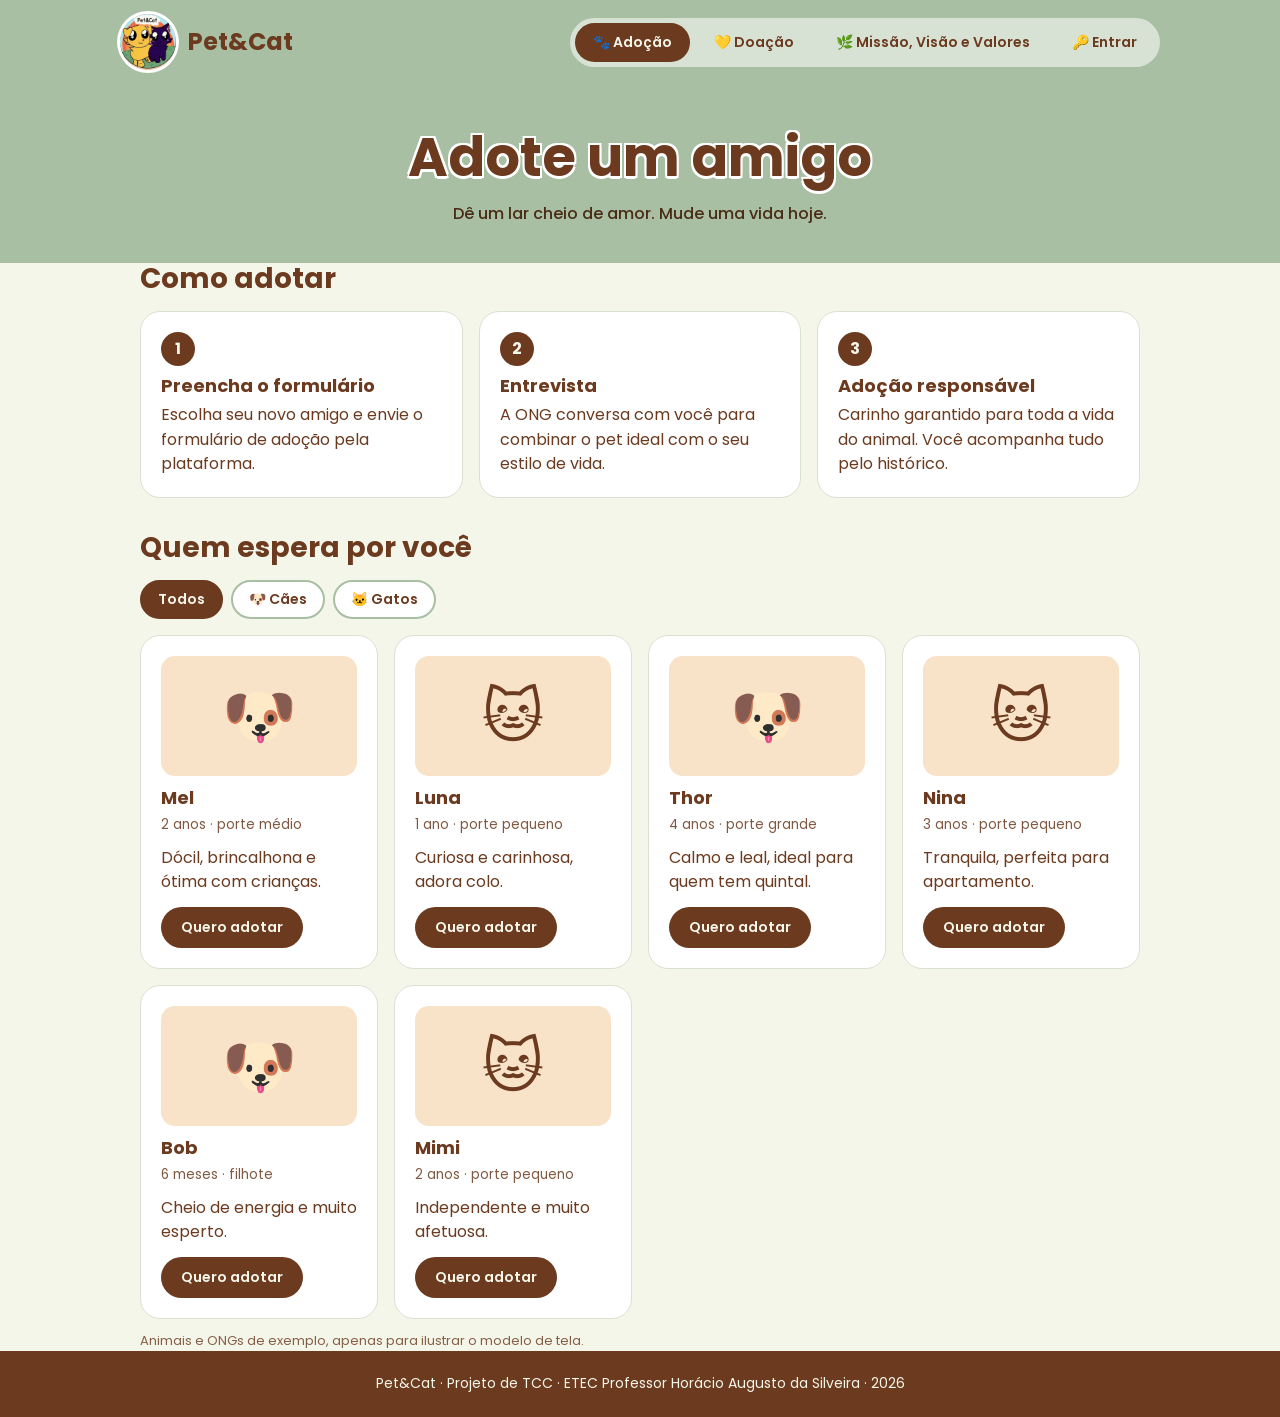
<file: index.html>
<!doctype html>
<html lang="pt-BR">

<head>
    <meta charset="utf-8">
    <meta name="viewport" content="width=device-width, initial-scale=1, viewport-fit=cover">
    <title>Pet&amp;Cat — modelo de site</title>
    <link rel="stylesheet" href="https://fonts.googleapis.com/css2?family=Poppins:wght@400;500;600;700&display=swap">
    <link rel="stylesheet" href="css/site.css">
</head>

<body>
    <header>
        <div class="wrap top">
            <div class="brand"><img src="assets/logo.webp" alt="Logo Pet&amp;Cat"><span>Pet&amp;Cat</span></div>
            <nav role="tablist" aria-label="Seções do site">
                <button role="tab" data-t="adocao" aria-selected="true">🐾 Adoção</button>
                <button role="tab" data-t="doacao" aria-selected="false">💛 Doação</button>
                <button role="tab" data-t="missao" aria-selected="false">🌿 Missão, Visão e Valores</button>
                <button role="tab" data-t="entrar" aria-selected="false">🔑 Entrar</button>
            </nav>
        </div>
    </header>

    <section id="adocao">
        <div class="hero a">
            <div class="wrap">
                <h1>Adote um amigo</h1>
                <p>Dê um lar cheio de amor. Mude uma vida hoje.</p>
            </div>
        </div>
        <main class="wrap">
            <h2 style="margin-top:0">Como adotar</h2>
            <div class="grid">
                <div class="card">
                    <div class="num">1</div>
                    <h3>Preencha o formulário</h3>Escolha seu novo amigo e envie o formulário de adoção pela plataforma.
                </div>
                <div class="card">
                    <div class="num">2</div>
                    <h3>Entrevista</h3>A ONG conversa com você para combinar o pet ideal com o seu estilo de vida.
                </div>
                <div class="card">
                    <div class="num">3</div>
                    <h3>Adoção responsável</h3>Carinho garantido para toda a vida do animal. Você acompanha tudo pelo
                    histórico.
                </div>
            </div>
            <h2>Quem espera por você</h2>
            <div class="chips" role="group" aria-label="Filtrar animais">
                <button class="chip" data-f="todos" aria-pressed="true">Todos</button><button class="chip" data-f="cão"
                    aria-pressed="false">🐶 Cães</button><button class="chip" data-f="gato" aria-pressed="false">🐱
                    Gatos</button>
            </div>
            <div class="grid" id="pets"></div>
            <p class="note">Animais e ONGs de exemplo, apenas para ilustrar o modelo de tela.</p>
        </main>
    </section>

    <section id="doacao" hidden>
        <div class="hero d">
            <div class="wrap">
                <h1>Como doar e quero ajudar</h1>
                <p>Cada gesto salva uma vidinha. Doe alimentos e suprimentos para as ONGs parceiras.</p>
            </div>
        </div>
        <main class="wrap">
            <div class="grid">
                <div class="card">
                    <div class="ic">📦</div>
                    <h3>Como doar</h3>Ração, cobertores e brinquedos entregues às ONGs parceiras.
                </div>
                <div class="card">
                    <div class="ic">🙋</div>
                    <h3>Quero ajudar</h3>Seja voluntário em feiras de adoção e eventos das ONGs.
                </div>
                <div class="card">
                    <div class="ic">💚</div>
                    <h3>Ajuda financeira</h3>Contribua por PIX e acompanhe o destino de cada doação.
                </div>
            </div>
            <h2>Campanhas abertas</h2>
            <div class="grid" id="camps"></div>
            <h2>Ajuda por PIX</h2>
            <div class="pix">
                <div style="flex:1;min-width:200px">
                    <h3>Transparência no destino</h3>
                    <p>Prestamos contas do uso de cada doação às ONGs beneficiadas.</p>
                </div>
                <code id="pixk">ajuda@petcat.org</code><button class="btn" id="copy">Copiar chave</button>
            </div>
            <p class="note">Campanhas e chave PIX de exemplo, apenas para ilustrar o modelo de tela.</p>
        </main>
    </section>

    <section id="missao" hidden>
        <div class="hero m">
            <div class="wrap">
                <h1>Missão, visão e valores</h1>
                <p>A Pet&amp;Cat conecta animais em situação de abandono ou resgate, ONGs de acolhimento e pessoas que
                    querem adotar ou ajudar.</p>
            </div>
        </div>
        <main class="wrap">
            <div class="big">
                <h3>🎯 Missão</h3>
                <p>Promover o bem-estar animal por meio da adoção responsável e da arrecadação e distribuição de
                    alimentos para ONGs, conectando adotantes, doadores e instituições de forma transparente, segura e
                    eficiente, para reduzir o abandono e a fome entre animais domésticos.</p>
            </div>
            <div class="big v">
                <h3>🌟 Visão</h3>
                <p>Ser referência nacional na intermediação entre adotantes, doadores e ONGs, reconhecida pela
                    credibilidade, transparência e impacto social, em uma sociedade onde nenhum animal fique sem
                    alimentação adequada ou sem um lar seguro.</p>
            </div>
            <h2>Valores</h2>
            <div class="grid" id="vals"></div>
        </main>
    </section>

    <section id="entrar" hidden>
        <div class="hero a">
            <div class="wrap">
                <h1>Entrar</h1>
                <p>Acesse sua conta de adotante ou da sua ONG, ou cadastre sua ONG na plataforma.</p>
            </div>
        </div>
        <main class="wrap">
            <div class="segs" role="group" aria-label="Tipo de acesso">
                <button class="seg" data-v="lad" aria-pressed="true">🐾 Login de adotante</button>
                <button class="seg" data-v="long" aria-pressed="false">🏠 Login de ONG</button>
                <button class="seg" data-v="cong" aria-pressed="false">📝 Cadastro de ONG</button>
            </div>

            <form class="fm" id="lad" data-ok="Login de exemplo realizado! Você seria levado à sua área de adotante.">
                <h2>Login de adotante</h2>
                <p class="sub">Entre para pedir uma adoção e acompanhar suas solicitações.</p>
                <label for="a1">E-mail</label><input id="a1" type="email" placeholder="voce@email.com" required>
                <label for="a2">Senha</label><input id="a2" type="password" placeholder="Sua senha" required>
                <button class="btn" type="submit">Entrar</button>
                <p class="note">Ainda não tem conta? O cadastro de adotante é confirmado por e-mail.</p>
                <div class="msg" role="status" hidden></div>
            </form>

            <form class="fm" id="long" data-ok="Login de exemplo realizado! Você seria levado ao painel da ONG." hidden>
                <h2>Login de ONG</h2>
                <p class="sub">Gerencie animais, pedidos de adoção e campanhas de doação.</p>
                <label for="o1">E-mail da ONG</label><input id="o1" type="email" placeholder="contato@suaong.org"
                    required>
                <label for="o2">Senha</label><input id="o2" type="password" placeholder="Sua senha" required>
                <button class="btn" type="submit">Entrar no painel</button>
                <p class="note">Sua ONG ainda não está na Pet&amp;Cat? Use a aba Cadastro de ONG.</p>
                <div class="msg" role="status" hidden></div>
            </form>

            <form class="fm" id="cong"
                data-ok="Cadastro de exemplo enviado! A ONG passaria por análise e você receberia um e-mail de confirmação."
                hidden>
                <h2>Cadastro de ONG</h2>
                <p class="sub">Cadastre sua ONG para anunciar animais e receber doações.</p>
                <label for="c1">Nome da ONG</label><input id="c1" required>
                <label for="c2">CNPJ</label><input id="c2" inputmode="numeric" placeholder="00.000.000/0000-00"
                    required>
                <label for="c3">Nome do responsável</label><input id="c3" required>
                <label for="c4">E-mail</label><input id="c4" type="email" required>
                <label for="c5">Telefone ou WhatsApp</label><input id="c5" type="tel" required>
                <div class="two">
                    <div><label for="c6">Cidade</label><input id="c6" required></div>
                    <div><label for="c7">UF</label><input id="c7" maxlength="2" required></div>
                </div>
                <label for="c8">Sobre a ONG</label><textarea id="c8" rows="3"
                    placeholder="Conte um pouco sobre o trabalho da ONG"></textarea>
                <label for="c9">Senha</label><input id="c9" type="password" minlength="8"
                    placeholder="Mínimo de 8 caracteres" required>
                <label for="c10">Confirmar senha</label><input id="c10" type="password" minlength="8" required>
                <label class="chk"><input type="checkbox" required> Aceito os termos de uso e a política de
                    privacidade</label>
                <button class="btn" type="submit">Cadastrar ONG</button>
                <div class="msg" role="status" hidden></div>
            </form>
            <p class="note" style="text-align:center">Telas de exemplo: nenhum dado é enviado ou salvo.</p>
        </main>
    </section>

    <footer>Pet&amp;Cat · Projeto de TCC · ETEC Professor Horácio Augusto da Silveira · 2026</footer>

    <script src="js/site.js"></script>
</body>

</html>
</file>
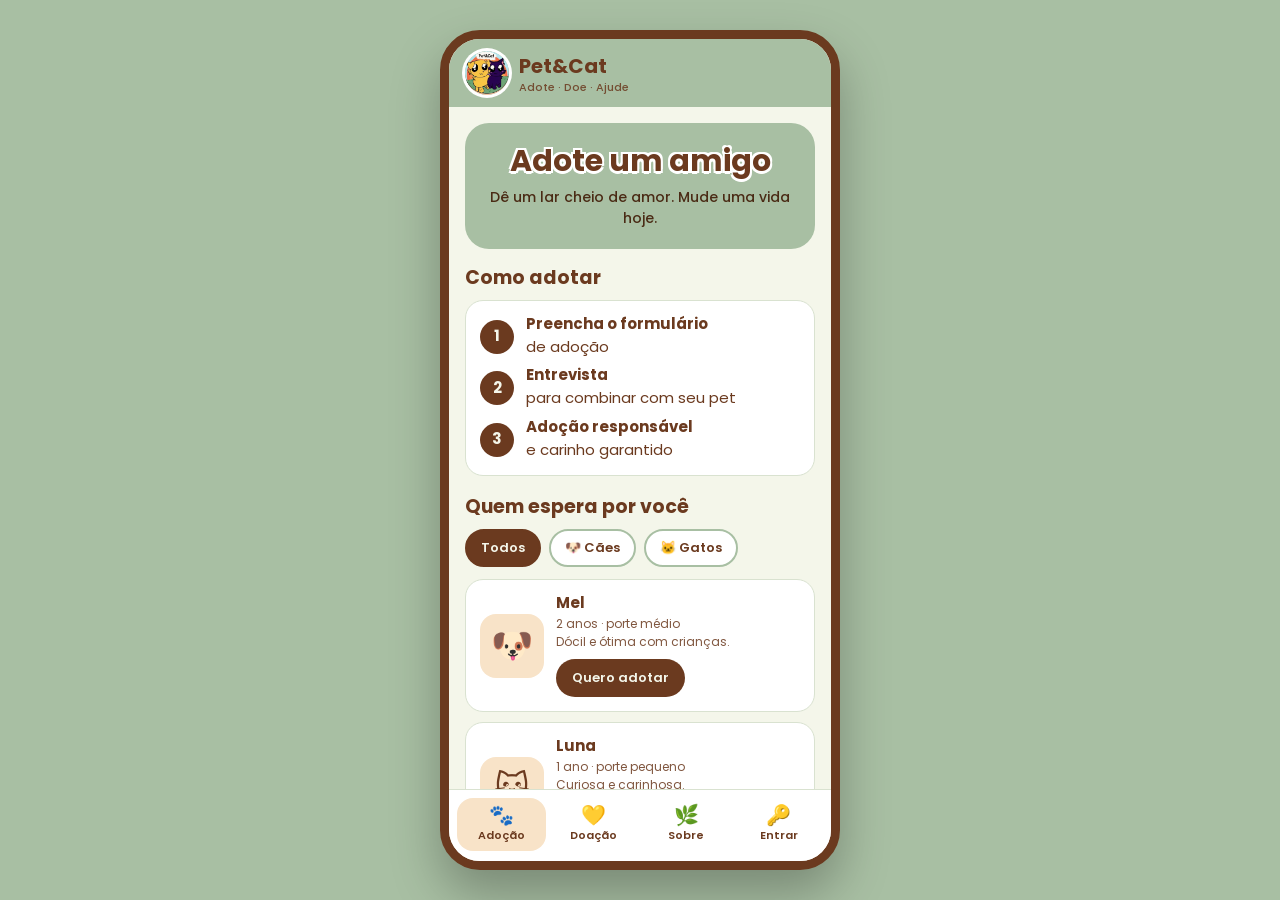
<file: mobile.html>
<!doctype html>
<html lang="pt-BR">

<head>
    <meta charset="utf-8">
    <meta name="viewport" content="width=device-width, initial-scale=1, viewport-fit=cover">
    <title>Pet&amp;Cat — modelo mobile</title>
    <link rel="stylesheet" href="https://fonts.googleapis.com/css2?family=Poppins:wght@400;500;600;700&display=swap">
    <link rel="stylesheet" href="css/mobile.css">
</head>

<body>
    <div class="phone">
        <div class="top"><img src="assets/logo.webp" alt="Logo Pet&amp;Cat">
            <div>Pet&amp;Cat<small>Adote · Doe · Ajude</small></div>
        </div>
        <div class="scr" id="scr">

            <section id="adocao">
                <div class="hero a">
                    <h1>Adote um amigo</h1>
                    <p>Dê um lar cheio de amor. Mude uma vida hoje.</p>
                </div>
                <h2 style="margin-top:0">Como adotar</h2>
                <div class="c steps">
                    <div class="st">
                        <div class="num">1</div>
                        <div>
                            <h3>Preencha o formulário</h3>de adoção
                        </div>
                    </div>
                    <div class="st">
                        <div class="num">2</div>
                        <div>
                            <h3>Entrevista</h3>para combinar com seu pet
                        </div>
                    </div>
                    <div class="st">
                        <div class="num">3</div>
                        <div>
                            <h3>Adoção responsável</h3>e carinho garantido
                        </div>
                    </div>
                </div>
                <h2>Quem espera por você</h2>
                <div class="chips"><button class="chip" data-f="todos" aria-pressed="true">Todos</button><button
                        class="chip" data-f="cão" aria-pressed="false">🐶 Cães</button><button class="chip"
                        data-f="gato" aria-pressed="false">🐱 Gatos</button></div>
                <div id="pets"></div>
                <p class="note">Animais de exemplo, só para ilustrar o modelo de tela.</p>
            </section>

            <section id="doacao" hidden>
                <div class="hero d">
                    <h1>Doar e ajudar</h1>
                    <p>Cada gesto salva uma vidinha.</p>
                </div>
                <div class="c pr">
                    <div class="ic">📦</div>
                    <div class="in">
                        <h3>Como doar</h3>Ração, cobertores e brinquedos
                    </div>
                </div>
                <div class="c pr">
                    <div class="ic">🙋</div>
                    <div class="in">
                        <h3>Quero ajudar</h3>Seja voluntário em feiras de adoção
                    </div>
                </div>
                <h2>Campanhas abertas</h2>
                <div id="camps"></div>
                <div class="pix">
                    <h3>Ajuda financeira por PIX</h3><code id="pixk">ajuda@petcat.org</code><button class="btn"
                        id="copy">Copiar chave</button>
                </div>
                <p class="note">Campanhas e chave PIX de exemplo.</p>
            </section>

            <section id="missao" hidden>
                <div class="hero m">
                    <h1>Missão, visão e valores</h1>
                    <p>Conectamos animais, ONGs e pessoas que querem adotar ou ajudar.</p>
                </div>
                <div class="big">
                    <h3>🎯 Missão</h3>
                    <p>Promover o bem-estar animal por meio da adoção responsável e da arrecadação de alimentos para
                        ONGs, de forma transparente, segura e eficiente, reduzindo o abandono e a fome entre animais
                        domésticos.</p>
                </div>
                <div class="big v">
                    <h3>🌟 Visão</h3>
                    <p>Ser referência nacional entre adotantes, doadores e ONGs, com credibilidade, transparência e
                        impacto social: nenhum animal sem alimento ou sem um lar seguro.</p>
                </div>
                <h2>Valores</h2>
                <div id="vals"></div>
            </section>

            <section id="entrar" hidden>
                <div class="hero e">
                    <h1>Entrar</h1>
                    <p>Adotante, ONG ou cadastro de ONG.</p>
                </div>
                <div class="segs"><button class="seg" data-v="lad" aria-pressed="true">Adotante</button><button
                        class="seg" data-v="long" aria-pressed="false">ONG</button><button class="seg" data-v="cong"
                        aria-pressed="false">Cadastrar ONG</button></div>
                <form class="fm" id="lad" data-ok="Login de exemplo realizado! Você iria para a área do adotante.">
                    <h2>Login de adotante</h2><label for="a1">E-mail</label><input id="a1" type="email"
                        placeholder="voce@email.com" required>
                    <label for="a2">Senha</label><input id="a2" type="password" required><button class="btn"
                        type="submit">Entrar</button>
                    <p class="note">Cadastro de adotante confirmado por e-mail.</p>
                    <div class="msg" role="status" hidden></div>
                </form>
                <form class="fm" id="long" data-ok="Login de exemplo realizado! Você iria para o painel da ONG." hidden>
                    <h2>Login de ONG</h2><label for="o1">E-mail da ONG</label><input id="o1" type="email"
                        placeholder="contato@suaong.org" required>
                    <label for="o2">Senha</label><input id="o2" type="password" required><button class="btn"
                        type="submit">Entrar no painel</button>
                    <div class="msg" role="status" hidden></div>
                </form>
                <form class="fm" id="cong"
                    data-ok="Cadastro de exemplo enviado! A ONG passaria por análise e você receberia um e-mail."
                    hidden>
                    <h2>Cadastro de ONG</h2>
                    <label for="c1">Nome da ONG</label><input id="c1" required><label for="c2">CNPJ</label><input
                        id="c2" inputmode="numeric" placeholder="00.000.000/0000-00" required>
                    <label for="c3">Responsável</label><input id="c3" required><label for="c4">E-mail</label><input
                        id="c4" type="email" required>
                    <label for="c5">Telefone ou WhatsApp</label><input id="c5" type="tel" required>
                    <div class="two">
                        <div><label for="c6">Cidade</label><input id="c6" required></div>
                        <div><label for="c7">UF</label><input id="c7" maxlength="2" required></div>
                    </div>
                    <label for="c8">Sobre a ONG</label><textarea id="c8" rows="3"></textarea>
                    <label for="c9">Senha</label><input id="c9" type="password" minlength="8"
                        placeholder="Mínimo de 8 caracteres" required>
                    <label for="c10">Confirmar senha</label><input id="c10" type="password" minlength="8" required>
                    <label class="chk" style="margin-top:12px"><input type="checkbox" required> Aceito os termos de
                        uso</label>
                    <button class="btn" type="submit">Cadastrar ONG</button>
                    <div class="msg" role="status" hidden></div>
                </form>
                <p class="note" style="text-align:center">Telas de exemplo: nenhum dado é enviado ou salvo.</p>
            </section>
        </div>
        <nav class="tabs" role="tablist" aria-label="Navegação">
            <button role="tab" data-t="adocao" aria-selected="true"><span>🐾</span>Adoção</button>
            <button role="tab" data-t="doacao" aria-selected="false"><span>💛</span>Doação</button>
            <button role="tab" data-t="missao" aria-selected="false"><span>🌿</span>Sobre</button>
            <button role="tab" data-t="entrar" aria-selected="false"><span>🔑</span>Entrar</button>
        </nav>
    </div>
    <script src="js/mobile.js"></script>
</body>

</html>
</file>
<file: css/site.css>
:root {
    --sage: #a8bfa3;
    --cream: #f4f6ea;
    --peach: #f8e3c8;
    --brown: #6b3a1f;
    --bg: #f4f6ea;
    --surf: #fff;
    --tx: #6b3a1f;
    --hd: #6b3a1f;
    --ac: #6b3a1f;
    --ac-tx: #f4f6ea;
    --soft: #f8e3c8;
    --line: #d9e2d0;
    box-sizing: border-box;
    padding-top: env(safe-area-inset-top, 0px);
    padding-bottom: env(safe-area-inset-bottom, 0px)
}

@media (prefers-color-scheme:dark) {
    :root:not([data-theme="light"]) {
        --bg: #1d2a21;
        --surf: #27382d;
        --tx: #f4e9da;
        --hd: #a8bfa3;
        --soft: #33423a;
        --line: #3a4d40;
        --ac: #f8e3c8;
        --ac-tx: #6b3a1f
    }
}

:root[data-theme="dark"] {
    --bg: #1d2a21;
    --surf: #27382d;
    --tx: #f4e9da;
    --hd: #a8bfa3;
    --soft: #33423a;
    --line: #3a4d40;
    --ac: #f8e3c8;
    --ac-tx: #6b3a1f
}

html {
    scroll-padding-top: env(safe-area-inset-top, 0px)
}

* {
    box-sizing: border-box;
    margin: 0
}

body {
    background: var(--bg);
    color: var(--tx);
    font: 400 16px/1.55 Poppins, system-ui, sans-serif
}

h1,
h2,
h3 {
    color: var(--hd);
    line-height: 1.15
}

.wrap {
    max-width: 1040px;
    margin: 0 auto;
    padding: 0 20px
}

header {
    background: var(--sage)
}

.top {
    display: flex;
    align-items: center;
    gap: 14px;
    padding: 14px 0;
    flex-wrap: wrap
}

.brand {
    display: flex;
    align-items: center;
    gap: 12px;
    font-weight: 700;
    font-size: 24px;
    color: #6b3a1f
}

.brand img {
    width: 56px;
    height: 56px;
    border-radius: 50%;
    box-shadow: 0 0 0 3px #fff
}

nav {
    margin-left: auto;
    display: flex;
    gap: 6px;
    background: rgba(255, 255, 255, .55);
    padding: 5px;
    border-radius: 40px;
    flex-wrap: wrap
}

nav button {
    font: 600 14px Poppins, sans-serif;
    border: 0;
    background: none;
    color: #6b3a1f;
    padding: 9px 18px;
    border-radius: 30px;
    cursor: pointer
}

nav button[aria-selected=true] {
    background: var(--ac);
    color: var(--ac-tx)
}

nav button:focus-visible,
.btn:focus-visible,
.chip:focus-visible {
    outline: 3px solid var(--ac);
    outline-offset: 2px
}

.hero {
    padding: 42px 0 36px;
    text-align: center
}

.hero.a {
    background: var(--sage)
}

.hero.d {
    background: var(--peach)
}

.hero.m {
    background: var(--cream)
}

.hero h1 {
    font-size: clamp(34px, 6vw, 54px);
    color: #6b3a1f;
    text-shadow: 0 0 0 #fff, 2px 2px 0 #fff, -2px -2px 0 #fff, 2px -2px 0 #fff, -2px 2px 0 #fff, 0 3px 0 #fff
}

.hero.d h1 {
    color: var(--brown)
}

.hero p {
    max-width: 560px;
    margin: 14px auto 0;
    font-weight: 500;
    color: #4a2b15
}

.hero.a p {
    color: #4a2b15
}

main {
    padding: 34px 0 50px
}

section[hidden] {
    display: none
}

h2 {
    font-size: 28px;
    margin: 34px 0 16px
}

.grid {
    display: grid;
    gap: 16px;
    grid-template-columns: repeat(auto-fit, minmax(230px, 1fr))
}

.card {
    background: var(--surf);
    border-radius: 20px;
    padding: 20px;
    border: 1px solid var(--line)
}

.card h3 {
    font-size: 18px;
    margin-bottom: 6px
}

.ic {
    width: 52px;
    height: 52px;
    border-radius: 50%;
    background: var(--soft);
    display: flex;
    align-items: center;
    justify-content: center;
    font-size: 24px;
    margin-bottom: 12px;
    box-shadow: 0 0 0 2px var(--surf)
}

.num {
    width: 34px;
    height: 34px;
    border-radius: 50%;
    background: var(--ac);
    color: var(--ac-tx);
    font-weight: 700;
    display: flex;
    align-items: center;
    justify-content: center;
    margin-bottom: 10px
}

.chips {
    display: flex;
    gap: 8px;
    flex-wrap: wrap;
    margin-bottom: 16px
}

.chip {
    font: 600 14px Poppins, sans-serif;
    border: 2px solid var(--sage);
    background: var(--surf);
    color: var(--hd);
    padding: 7px 16px;
    border-radius: 30px;
    cursor: pointer
}

.chip[aria-pressed=true] {
    background: var(--ac);
    border-color: var(--ac);
    color: var(--ac-tx)
}

.pet .av {
    height: 120px;
    border-radius: 14px;
    background: var(--soft);
    display: flex;
    align-items: center;
    justify-content: center;
    font-size: 60px;
    margin-bottom: 12px
}

.pet small {
    display: block;
    opacity: .85;
    margin-bottom: 10px
}

.btn {
    font: 600 14px Poppins, sans-serif;
    border: 0;
    background: var(--ac);
    color: var(--ac-tx);
    padding: 10px 20px;
    border-radius: 30px;
    cursor: pointer
}

.btn.ok {
    background: var(--sage);
    color: #3d2412
}

.bar {
    height: 10px;
    border-radius: 6px;
    background: var(--soft);
    overflow: hidden;
    margin: 10px 0 6px
}

.bar i {
    display: block;
    height: 100%;
    background: var(--ac);
    border-radius: 6px
}

.pix .btn {
    background: #f8e3c8;
    color: #6b3a1f
}

.pix {
    background: #6b3a1f;
    color: #f4f6ea;
    border-radius: 24px;
    padding: 26px;
    display: flex;
    gap: 18px;
    align-items: center;
    flex-wrap: wrap
}

.pix h3 {
    color: #fff
}

.pix code {
    background: rgba(255, 255, 255, .18);
    padding: 6px 12px;
    border-radius: 10px;
    font-size: 16px
}

.big {
    background: var(--surf);
    border-left: 8px solid var(--sage);
    border-radius: 18px;
    padding: 22px 24px;
    margin-bottom: 16px
}

.big.v {
    border-color: var(--ac)
}

.val {
    display: flex;
    gap: 12px
}

.val b {
    color: var(--hd)
}

.note {
    font-size: 13px;
    opacity: .8;
    margin-top: 12px
}

.seg {
    font: 600 14px Poppins, sans-serif;
    border: 2px solid var(--sage);
    background: var(--surf);
    color: var(--hd);
    padding: 9px 18px;
    border-radius: 30px;
    cursor: pointer
}

.seg[aria-pressed=true] {
    background: var(--ac);
    border-color: var(--ac);
    color: var(--ac-tx)
}

.seg:focus-visible,
.fm button:focus-visible {
    outline: 3px solid var(--ac);
    outline-offset: 2px
}

.fm {
    max-width: 520px;
    margin: 0 auto;
    background: var(--surf);
    border: 1px solid var(--line);
    border-radius: 24px;
    padding: 26px
}

.fm h2 {
    margin: 0 0 4px;
    font-size: 24px
}

.fm .sub {
    opacity: .85;
    margin-bottom: 16px;
    font-size: 14px
}

.fm label {
    display: block;
    font-weight: 600;
    font-size: 14px;
    margin: 12px 0 4px;
    color: var(--hd)
}

.fm input,
.fm textarea {
    width: 100%;
    font: 400 15px Poppins, sans-serif;
    padding: 11px 14px;
    border-radius: 14px;
    border: 2px solid var(--line);
    background: var(--bg);
    color: var(--tx)
}

.fm input:focus,
.fm textarea:focus {
    outline: none;
    border-color: var(--sage)
}

.fm .two {
    display: grid;
    grid-template-columns: 1fr 90px;
    gap: 10px
}

.fm .btn {
    width: 100%;
    margin-top: 18px;
    padding: 13px
}

.fm .chk {
    display: flex;
    gap: 8px;
    font-weight: 400;
    align-items: center;
    margin-top: 14px
}

.fm .chk input {
    width: auto
}

.msg {
    margin-top: 14px;
    padding: 12px 14px;
    border-radius: 14px;
    background: var(--soft);
    font-size: 14px
}

.segs {
    display: flex;
    gap: 8px;
    flex-wrap: wrap;
    justify-content: center;
    margin-bottom: 22px
}

footer {
    background: #6b3a1f;
    color: #f4f6ea;
    text-align: center;
    padding: 22px 20px;
    font-size: 14px
}
</file>
<file: css/mobile.css>
:root {
    --sage: #a8bfa3;
    --cream: #f4f6ea;
    --peach: #f8e3c8;
    --brown: #6b3a1f;
    --bg: #f4f6ea;
    --surf: #fff;
    --tx: #6b3a1f;
    --hd: #6b3a1f;
    --ac: #6b3a1f;
    --ac-tx: #f4f6ea;
    --soft: #f8e3c8;
    --line: #d9e2d0;
    box-sizing: border-box;
    padding-top: env(safe-area-inset-top, 0px);
    padding-bottom: env(safe-area-inset-bottom, 0px)
}

@media (prefers-color-scheme:dark) {
    :root:not([data-theme="light"]) {
        --bg: #1d2a21;
        --surf: #27382d;
        --tx: #f4e9da;
        --hd: #a8bfa3;
        --soft: #33423a;
        --line: #3a4d40;
        --ac: #f8e3c8;
        --ac-tx: #6b3a1f
    }
}

:root[data-theme="dark"] {
    --bg: #1d2a21;
    --surf: #27382d;
    --tx: #f4e9da;
    --hd: #a8bfa3;
    --soft: #33423a;
    --line: #3a4d40;
    --ac: #f8e3c8;
    --ac-tx: #6b3a1f
}

* {
    box-sizing: border-box;
    margin: 0
}

html,
body {
    height: 100%
}

body {
    background: var(--sage);
    display: flex;
    justify-content: center;
    align-items: center;
    font: 400 15px/1.5 Poppins, system-ui, sans-serif;
    color: var(--tx)
}

.phone {
    width: 100%;
    max-width: 400px;
    height: 100%;
    max-height: 840px;
    background: var(--bg);
    display: flex;
    flex-direction: column;
    overflow: hidden
}

@media(min-width:520px) {
    body {
        padding: 16px
    }

    .phone {
        border-radius: 40px;
        border: 9px solid var(--brown);
        box-shadow: 0 24px 50px rgba(0, 0, 0, .28)
    }
}

h1,
h2,
h3 {
    color: var(--hd);
    line-height: 1.2
}

.top {
    background: var(--sage);
    display: flex;
    align-items: center;
    gap: 10px;
    padding: 12px 16px;
    color: #6b3a1f;
    font-weight: 700;
    font-size: 20px
}

.top img {
    width: 44px;
    height: 44px;
    border-radius: 50%;
    box-shadow: 0 0 0 3px #fff
}

.top small {
    display: block;
    font-weight: 500;
    font-size: 11px;
    opacity: .85;
    line-height: 1.2
}

.scr {
    flex: 1;
    overflow-y: auto;
    padding: 16px 16px 22px;
    -webkit-overflow-scrolling: touch
}

section[hidden] {
    display: none
}

.hero {
    border-radius: 24px;
    padding: 20px 18px;
    text-align: center;
    margin-bottom: 18px
}

.hero h1 {
    font-size: 30px;
    color: #6b3a1f;
    text-shadow: 2px 2px 0 #fff, -2px -2px 0 #fff, 2px -2px 0 #fff, -2px 2px 0 #fff, 0 3px 0 #fff
}

.hero p {
    margin-top: 8px;
    font-size: 14px;
    font-weight: 500;
    color: #4a2b15
}

.a {
    background: var(--sage)
}

.d {
    background: #f8e3c8
}

.m {
    background: #fff
}

.e {
    background: var(--sage)
}

h2 {
    font-size: 19px;
    margin: 20px 0 10px
}

.c {
    background: var(--surf);
    border: 1px solid var(--line);
    border-radius: 18px;
    padding: 14px;
    margin-bottom: 10px
}

.c h3 {
    font-size: 15px;
    margin-bottom: 3px
}

.steps {
    display: grid;
    gap: 8px
}

.st {
    display: flex;
    gap: 12px;
    align-items: center
}

.num {
    flex: 0 0 34px;
    height: 34px;
    border-radius: 50%;
    background: var(--ac);
    color: var(--ac-tx);
    font-weight: 700;
    display: flex;
    align-items: center;
    justify-content: center
}

.ic {
    flex: 0 0 46px;
    height: 46px;
    border-radius: 50%;
    background: var(--soft);
    display: flex;
    align-items: center;
    justify-content: center;
    font-size: 22px;
    box-shadow: 0 0 0 2px var(--surf)
}

.chips {
    display: flex;
    gap: 8px;
    margin-bottom: 12px;
    overflow-x: auto
}

.chip {
    flex: 0 0 auto;
    font: 600 13px Poppins, sans-serif;
    border: 2px solid var(--sage);
    background: var(--surf);
    color: var(--hd);
    padding: 7px 14px;
    border-radius: 30px;
    cursor: pointer
}

.chip[aria-pressed=true] {
    background: var(--ac);
    border-color: var(--ac);
    color: var(--ac-tx)
}

.pr {
    display: flex;
    gap: 12px;
    align-items: center
}

.pr .av {
    flex: 0 0 64px;
    height: 64px;
    border-radius: 16px;
    background: var(--soft);
    display: flex;
    align-items: center;
    justify-content: center;
    font-size: 34px
}

.pr .in {
    flex: 1;
    min-width: 0
}

.pr small {
    display: block;
    font-size: 12px;
    opacity: .85
}

.btn {
    font: 600 13px Poppins, sans-serif;
    border: 0;
    background: var(--ac);
    color: var(--ac-tx);
    padding: 9px 16px;
    border-radius: 30px;
    cursor: pointer;
    margin-top: 8px
}

.btn.ok {
    background: var(--sage);
    color: #3d2412
}

.bar {
    height: 9px;
    border-radius: 6px;
    background: var(--soft);
    overflow: hidden;
    margin: 8px 0 4px
}

.bar i {
    display: block;
    height: 100%;
    background: var(--ac)
}

.pix {
    background: #6b3a1f;
    color: #f4f6ea;
    border-radius: 20px;
    padding: 16px;
    margin-top: 6px
}

.pix h3 {
    color: #f4f6ea
}

.pix code {
    display: block;
    background: rgba(255, 255, 255, .18);
    padding: 8px 12px;
    border-radius: 10px;
    margin: 10px 0
}

.pix .btn {
    background: #f8e3c8;
    color: #6b3a1f;
    margin: 0
}

details {
    background: var(--surf);
    border: 1px solid var(--line);
    border-radius: 16px;
    padding: 12px 14px;
    margin-bottom: 8px
}

summary {
    font-weight: 600;
    color: var(--hd);
    cursor: pointer
}

details p {
    margin-top: 6px;
    font-size: 14px
}

.big {
    border-left: 6px solid var(--sage);
    background: var(--surf);
    border-radius: 16px;
    padding: 14px;
    margin-bottom: 10px;
    border-top: 1px solid var(--line);
    border-right: 1px solid var(--line);
    border-bottom: 1px solid var(--line)
}

.big.v {
    border-left-color: var(--ac)
}

.big p {
    font-size: 14px;
    margin-top: 4px
}

.segs {
    display: flex;
    gap: 6px;
    margin-bottom: 14px
}

.seg {
    flex: 1;
    font: 600 12px Poppins, sans-serif;
    border: 2px solid var(--sage);
    background: var(--surf);
    color: var(--hd);
    padding: 8px 4px;
    border-radius: 30px;
    cursor: pointer
}

.seg[aria-pressed=true] {
    background: var(--ac);
    border-color: var(--ac);
    color: var(--ac-tx)
}

.fm label {
    display: block;
    font-weight: 600;
    font-size: 13px;
    margin: 10px 0 3px;
    color: var(--hd)
}

.fm input,
.fm textarea {
    width: 100%;
    font: 400 15px Poppins, sans-serif;
    padding: 11px 13px;
    border-radius: 14px;
    border: 2px solid var(--line);
    background: var(--surf);
    color: var(--tx)
}

.fm .two {
    display: grid;
    grid-template-columns: 1fr 80px;
    gap: 8px
}

.fm .btn {
    width: 100%;
    padding: 13px;
    margin-top: 16px;
    font-size: 14px
}

.fm .chk {
    display: flex;
    gap: 8px;
    font-weight: 400;
    align-items: center
}

.fm .chk input {
    width: auto
}

.fm h2 {
    margin-top: 0
}

.sub,
.note {
    font-size: 12px;
    opacity: .8;
    margin-top: 8px
}

.msg {
    margin-top: 12px;
    padding: 10px 12px;
    border-radius: 14px;
    background: var(--soft);
    font-size: 13px
}

.tabs {
    display: flex;
    gap: 4px;
    background: var(--surf);
    border-top: 1px solid var(--line);
    padding: 8px 8px 10px
}

.tabs button {
    flex: 1;
    display: flex;
    flex-direction: column;
    align-items: center;
    gap: 2px;
    border: 0;
    background: none;
    color: var(--hd);
    font: 600 11px Poppins, sans-serif;
    padding: 7px 2px;
    border-radius: 16px;
    cursor: pointer
}

.tabs button span {
    font-size: 20px;
    line-height: 1
}

.tabs button[aria-selected=true] {
    background: var(--soft)
}

button:focus-visible,
summary:focus-visible {
    outline: 3px solid var(--ac);
    outline-offset: 2px
}
</file>
